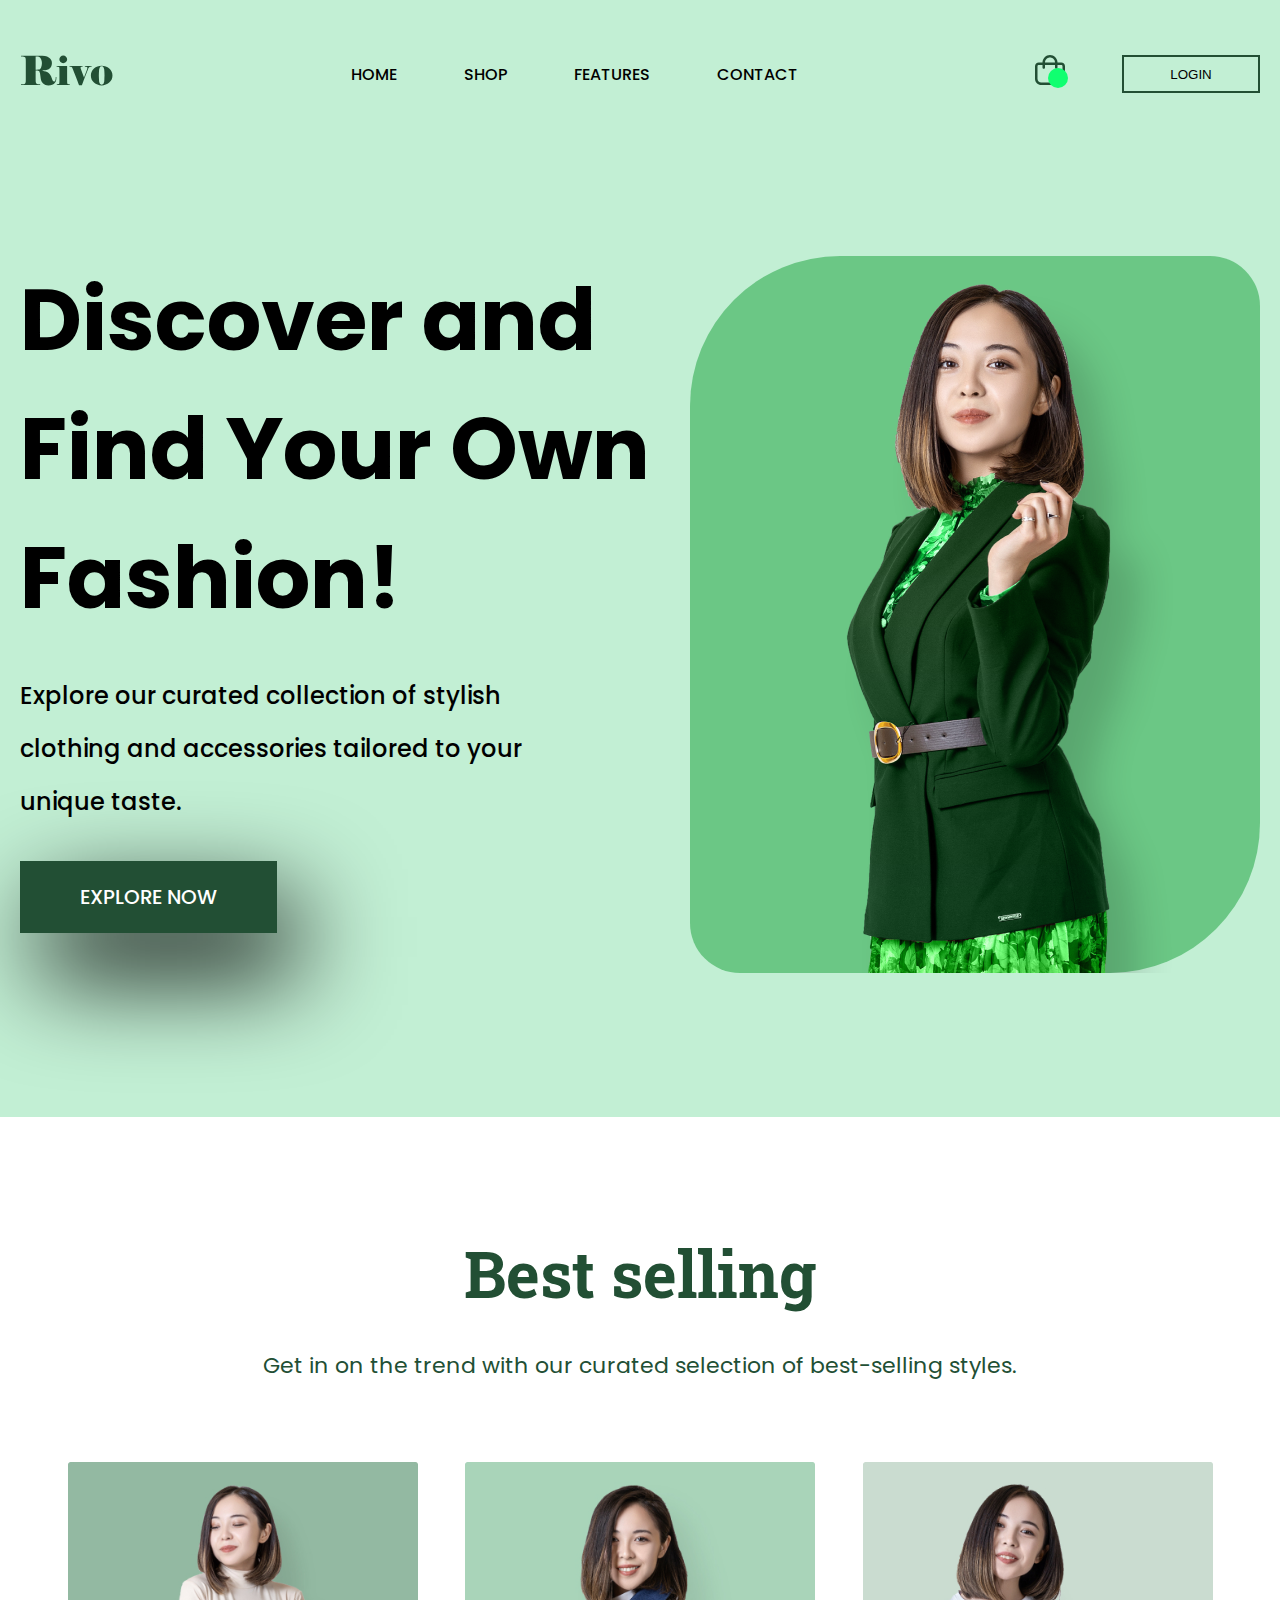
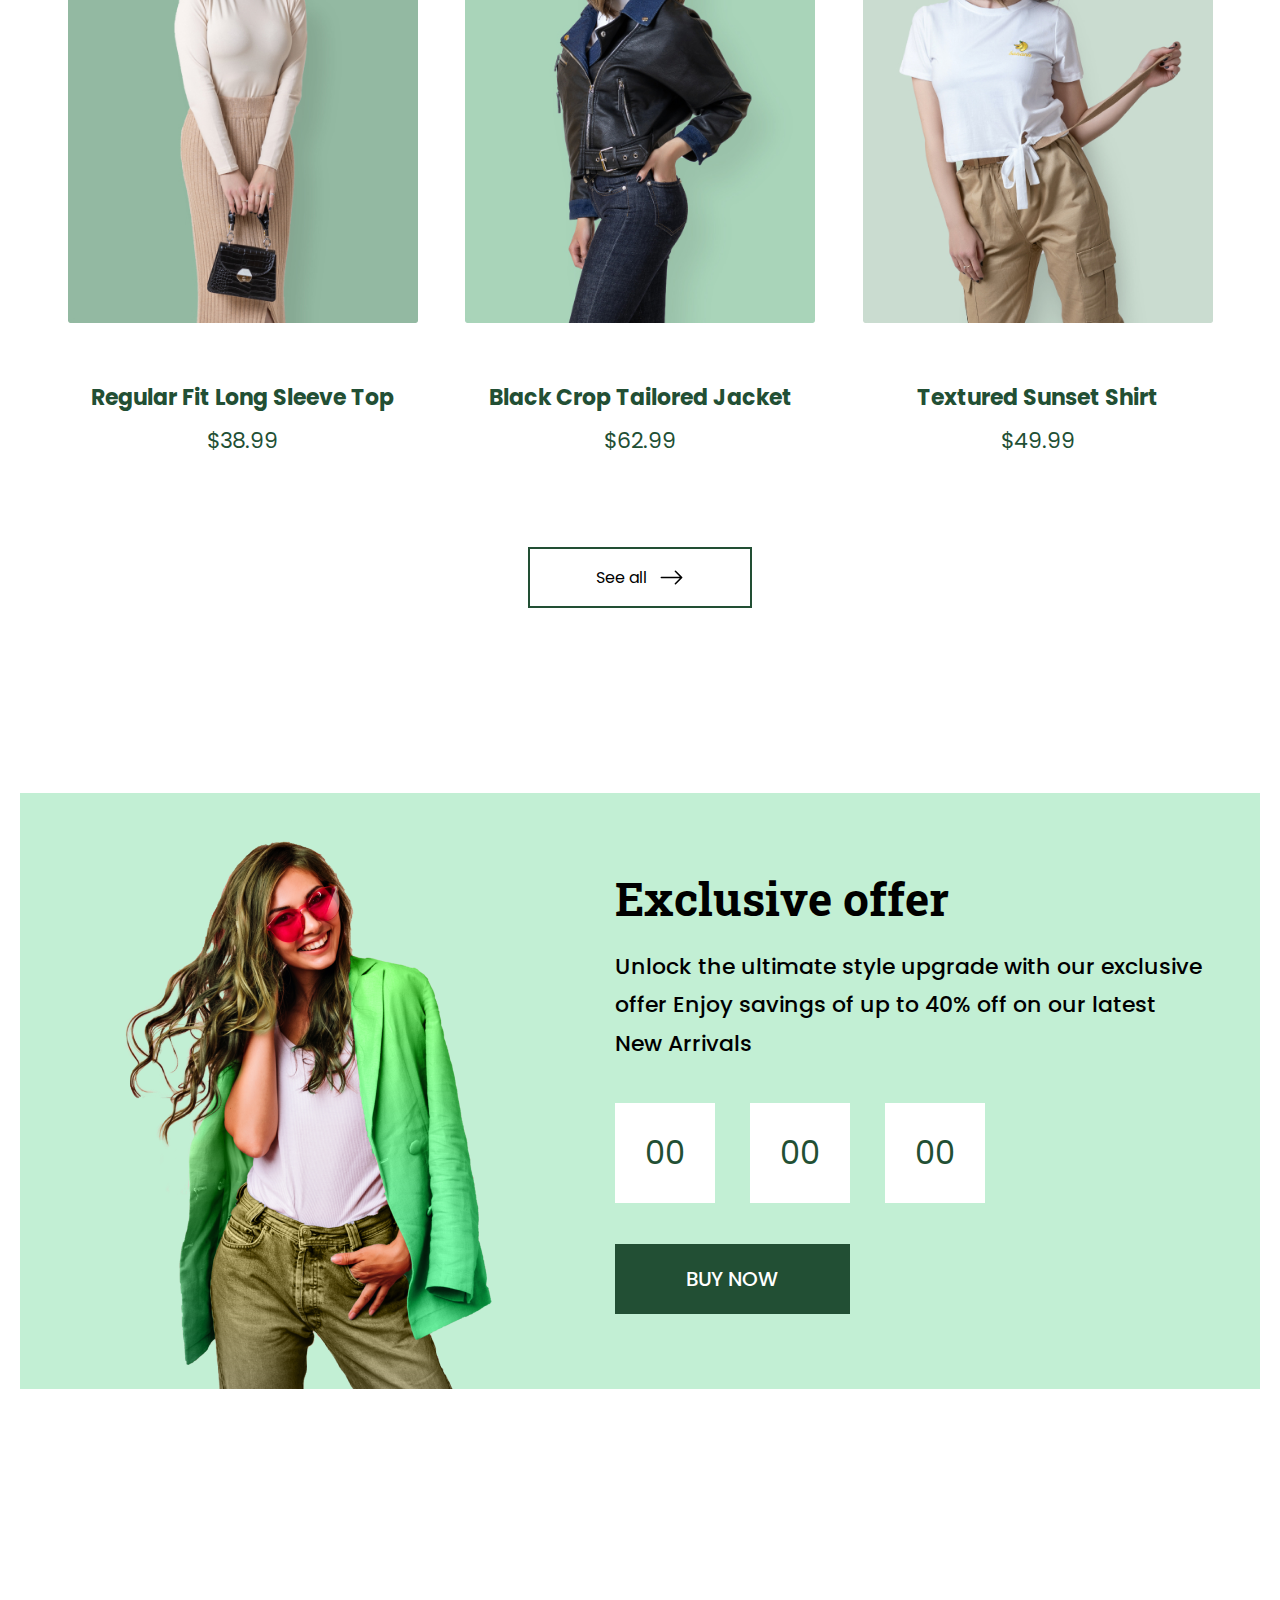
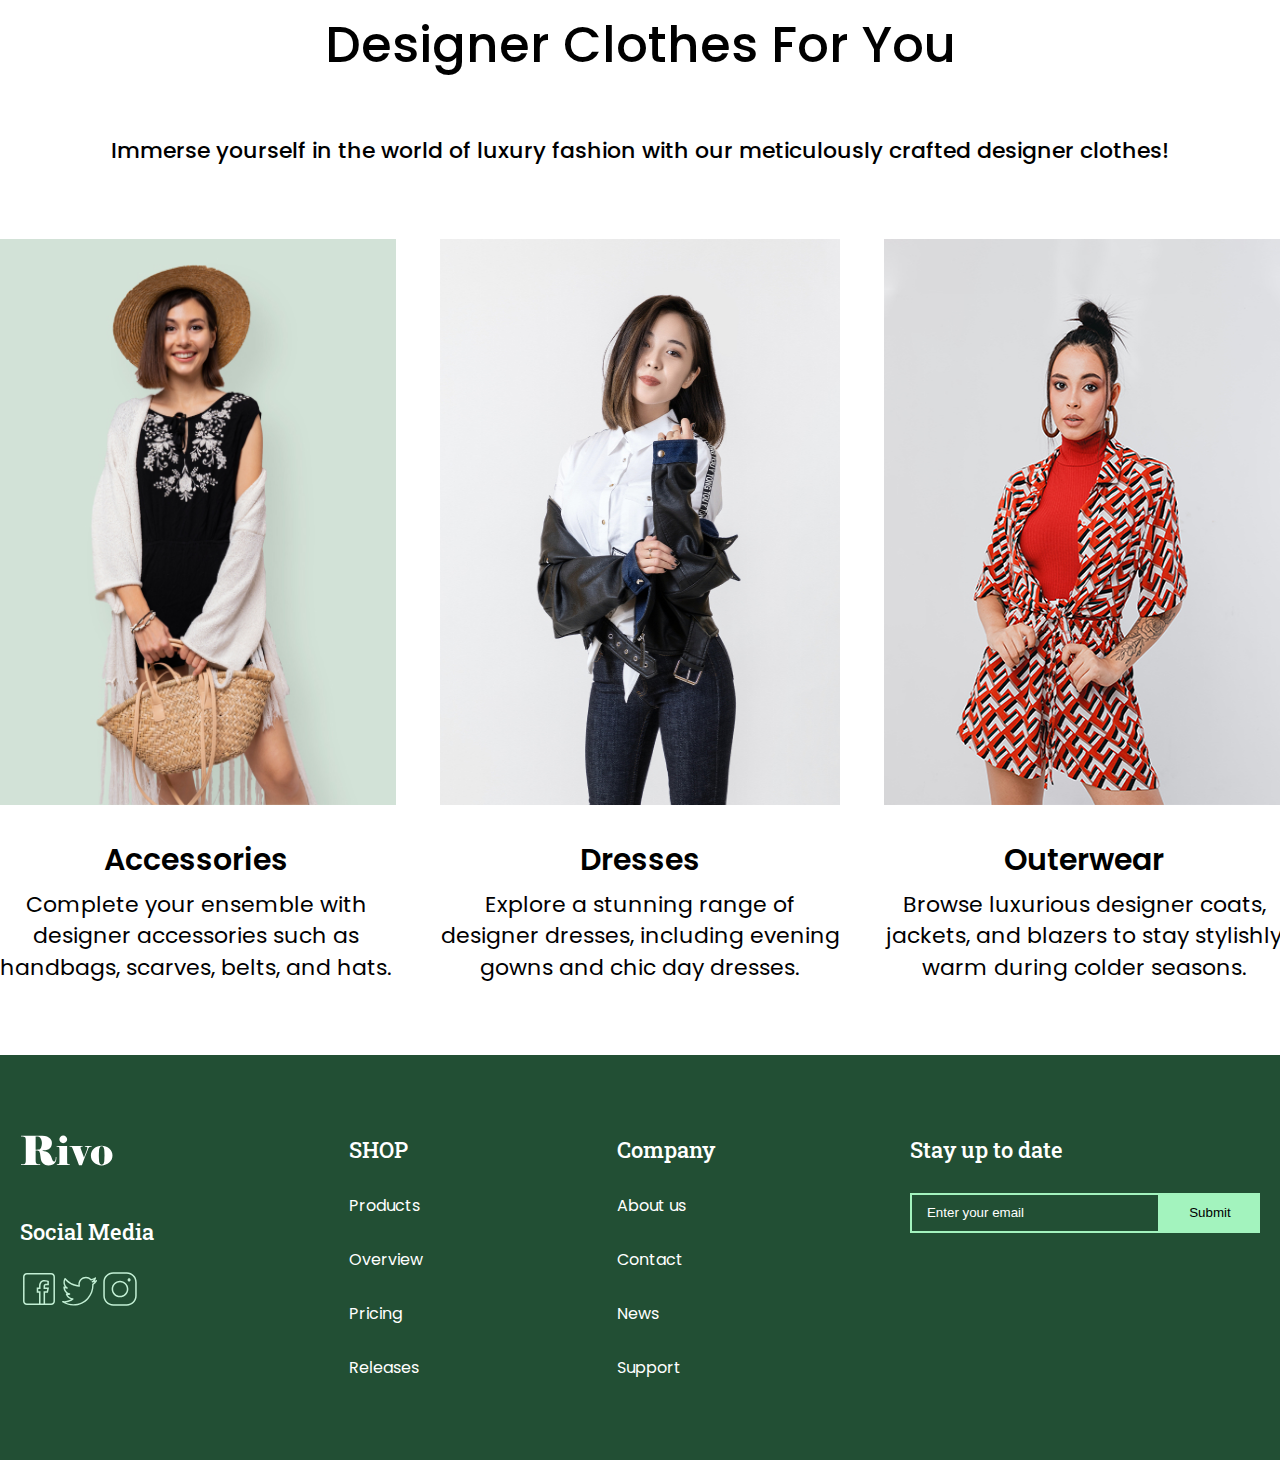
<file: index.html>
<!DOCTYPE html>
<html lang="en">
	<head>
		<meta charset="UTF-8" />
		<meta name="viewport" content="width=device-width, initial-scale=1.0" />
		<title>Rivo</title>

		<link rel="stylesheet" href="sass/style.css" />

		<script src="js/main.js" defer></script>
		<script src="js/ads.js" defer></script>
	</head>
	<body>
		<div class="wrapper">
			<div class="ads">
				<div class="ads__content">
					<div class="ads__content-header">
						<h1 class="ads__content-title">Exclusive!!!</h1>
						<svg
							xmlns="http://www.w3.org/2000/svg"
							width="16"
							height="16"
							fill="currentColor"
							class="bis bi-x-lg"
							viewBox="0 0 16 16"
						>
							<path
								d="M2.146 2.854a.5.5 0 1 1 .708-.708L8 7.293l5.146-5.147a.5.5 0 0 1 .708.708L8.707 8l5.147 5.146a.5.5 0 0 1-.708.708L8 8.707l-5.146 5.147a.5.5 0 0 1-.708-.708L7.293 8z"
							/>
						</svg>
					</div>
					<div class="ads__content-body">
						<h6 class="ads__content-body-title">Exclusive offer</h6>
						<p class="ads__content-body-text">
							Unlock the ultimate style upgrade with our exclusive offer Enjoy
							savings of up to 40% off on our latest New Arrivals
						</p>
						<div class="exclusiv__content-timer ads__content-body-timer">
							<div class="exclusiv__content-timer__items">
								<div class="exclusiv__content-timer-item timer__day">00</div>
								<div class="exclusiv__content-timer-item timer__hour">00</div>
								<div class="exclusiv__content-timer-item timer__minute">00</div>
							</div>
						</div>
					</div>
					<div class="ads__content-btns">
						<button class="ads__content-btns-well">Accept</button>
						<button class="ads__content-btns-deny">Deny</button>
					</div>
				</div>
			</div>

			<header class="header">
				<div class="container">
					<nav class="nav">
						<a href="#" class="nav__link-logo">
							<img src="img/logo.svg" alt="Logo" class="nav__link-img" />
						</a>

						<ul class="nav__list">
							<li class="nav__list-item">
								<a href="index.html" class="nav__list-link">Home</a>
							</li>
							<li class="nav__list-item">
								<a href="html/catalog.html" class="nav__list-link">Shop</a>
							</li>
							<li class="nav__list-item">
								<a href="#" class="nav__list-link">Features</a>
							</li>
							<li class="nav__list-item">
								<a href="#" class="nav__list-link">Contact</a>
							</li>
						</ul>

						<div class="nav__list-icon">
							<div class="nav__list-icon-group">
								<a href="" class="nav__list-icon-link">
									<img
										src="img/shop.svg"
										alt="Shop icon"
										class="nav__list-icon-img"
									/>
									<span class="elips"></span>
								</a>
							</div>
							<button class="nav__list-icon-btn">LOGIN</button>
						</div>
					</nav>
				</div>
			</header>

			<main class="main">
				<section class="top">
					<div class="container">
						<div class="top__content">
							<div class="top__content-text">
								<h1 class="top__content-text-title">
									Discover and Find Your Own Fashion!
								</h1>
								<p class="top__content-text-descriptions">
									Explore our curated collection of stylish clothing and
									accessories tailored to your unique taste.
								</p>
								<a href="#" class="top__content-text-link">Explore Now</a>
							</div>
							<div class="top__content-media">
								<img
									src="img/photo.png"
									alt=""
									class="top__content-media-img"
								/>
							</div>
						</div>
					</div>
				</section>

				<section class="seling">
					<div class="container">
						<h2 class="seling__title">Best selling</h2>
						<p class="seling__text">
							Get in on the trend with our curated selection of best-selling
							styles.
						</p>

						<ul class="seling__list">
							<li class="seling__list-item">
								<img src="img/seling1.jpg" alt="" class="seling__list-img" />
								<h3 class="seling__list-title">Regular Fit Long Sleeve Top</h3>
								<p class="seling__list-price">$38.99</p>
							</li>
							<li class="seling__list-item">
								<img src="img/seling2.jpg" alt="" class="seling__list-img" />
								<h3 class="seling__list-title">Black Crop Tailored Jacket</h3>
								<p class="seling__list-price">$62.99</p>
							</li>
							<li class="seling__list-item">
								<img src="img/seling3.jpg" alt="" class="seling__list-img" />
								<h3 class="seling__list-title">Textured Sunset Shirt</h3>
								<p class="seling__list-price">$49.99</p>
							</li>
						</ul>
						<a href="html/catalog.html" class="seling__link"
							>See all<svg
								xmlns="http://www.w3.org/2000/svg"
								width="25"
								height="25"
								fill="currentColor"
								class="bi bi-arrow-right"
								viewBox="0 0 16 16"
							>
								<path
									fill-rule="evenodd"
									d="M1 8a.5.5 0 0 1 .5-.5h11.793l-3.147-3.146a.5.5 0 0 1 .708-.708l4 4a.5.5 0 0 1 0 .708l-4 4a.5.5 0 0 1-.708-.708L13.293 8.5H1.5A.5.5 0 0 1 1 8"
								/></svg
						></a>
					</div>
				</section>

				<section class="exclusiv">
					<div class="container">
						<div class="exclusiv__group">
							<img src="img/exclusiv-photo.png" alt="" class="exclusiv__img" />

							<div class="exclusiv__content">
								<h2 class="exclusiv__content-title">Exclusive offer</h2>
								<p class="exclusiv__content-text">
									Unlock the ultimate style upgrade with our exclusive offer
									Enjoy savings of up to 40% off on our latest New Arrivals
								</p>
								<div class="exclusiv__content-timer">
									<div class="exclusiv__content-timer__items">
										<div class="exclusiv__content-timer-item timer__days">
											00
										</div>
										<div class="exclusiv__content-timer-item timer__hours">
											00
										</div>
										<div class="exclusiv__content-timer-item timer__minutes">
											00
										</div>
									</div>
								</div>
								<a href="html/catalog.html" class="exclusiv__content-link"
									>BUY NOW</a
								>
							</div>
						</div>
					</div>
				</section>

				<section class="designer">
					<div class="container">
						<h4 class="designer__title">Designer Clothes For You</h4>
						<p class="designer__text">
							Immerse yourself in the world of luxury fashion with our
							meticulously crafted designer clothes!
						</p>

						<ul class="designer__list">
							<li class="designer__list-item">
								<img
									src="img/designer1.jpg"
									alt=""
									class="designer__list-img"
								/>
								<h5 class="designer__list-title">Accessories</h5>
								<p class="designer__list-text">
									Complete your ensemble with designer accessories such as
									handbags, scarves, belts, and hats.
								</p>
							</li>
							<li class="designer__list-item">
								<img
									src="img/designer2.jpg"
									alt=""
									class="designer__list-img"
								/>
								<h5 class="designer__list-title">Dresses</h5>
								<p class="designer__list-text">
									Explore a stunning range of designer dresses, including
									evening gowns and chic day dresses.
								</p>
							</li>
							<li class="designer__list-item">
								<img
									src="img/designer3.jpg"
									alt=""
									class="designer__list-img"
								/>
								<h5 class="designer__list-title">Outerwear</h5>
								<p class="designer__list-text">
									Browse luxurious designer coats, jackets, and blazers to stay
									stylishly warm during colder seasons.
								</p>
							</li>
						</ul>
					</div>
				</section>
			</main>

			<footer class="footer">
				<div class="container">
					<div class="footer__groups">
						<div class="footer__social-media">
							<a href="#" class="footer__link-logo">
								<svg
									class="footer__link-img"
									width="93"
									height="31"
									viewBox="0 0 93 31"
									fill="inherit"
									xmlns="http://www.w3.org/2000/svg"
								>
									<path
										d="M15.64 15.44V24.8L15.72 26.64C15.8 27.4933 16.0133 28.1067 16.36 28.48C16.7067 28.8533 17.2933 29.0933 18.12 29.2L20.16 29.36V30H0.96V29.36H2.2C2.78667 29.28 3.34667 29.2133 3.88 29.16C4.41333 29.08 4.82667 28.88 5.12 28.56C5.44 28.2133 5.64 27.6133 5.72 26.76L5.8 24.92V5.96L5.72 4.12C5.64 3.26667 5.44 2.66667 5.12 2.32C4.8 1.97333 4.34667 1.76 3.76 1.68C3.17333 1.6 2.66667 1.56 2.24 1.56C1.81333 1.53333 1.41333 1.50667 1.04 1.48V0.839999L18.92 0.799999C21.4 0.799999 23.4133 0.906665 24.96 1.12C26.5067 1.33333 27.76 1.76 28.72 2.4C29.7067 3.04 30.48 3.84 31.04 4.8C31.6267 5.73333 31.92 6.82667 31.92 8.08C31.92 9.01333 31.7467 9.94667 31.4 10.88C31.08 11.8133 30.5733 12.6133 29.88 13.28C29.1867 13.9467 28.32 14.4667 27.28 14.84C26.2667 15.2133 24.64 15.4 22.4 15.4V15.68C23.76 15.9733 24.8933 16.2533 25.8 16.52C26.7333 16.7867 27.5733 17.1733 28.32 17.68C29.0667 18.1867 29.7333 18.9467 30.32 19.96C30.9333 20.9467 31.4267 22.04 31.8 23.24C32.1733 24.4133 32.5067 25.2533 32.8 25.76C33.0933 26.24 33.5067 26.48 34.04 26.48C34.7333 26.48 35.1867 26.04 35.4 25.16C35.64 24.2533 35.76 23.2267 35.76 22.08H36.4C36.4 23.3867 36.32 24.4267 36.16 25.2C36 25.9733 35.6 26.7867 34.96 27.64C34.32 28.4667 33.4 29.1467 32.2 29.68C31.0267 30.1867 29.7467 30.44 28.36 30.44C26.2 30.44 24.4667 29.8267 23.16 28.6C21.88 27.3467 21.08 25.72 20.76 23.72C20.4667 21.6933 20.2267 19.9867 20.04 18.6C19.7467 17.0533 19.36 16.16 18.88 15.92C18.4 15.6533 17.88 15.5067 17.32 15.48C16.76 15.4533 16.2 15.44 15.64 15.44ZM18.84 14.6C19.8533 14.44 20.6133 13.7067 21.12 12.4C21.6533 11.0933 21.92 9.64 21.92 8.04C21.92 6.73333 21.6533 5.45333 21.12 4.2C20.5867 2.92 19.9467 2.17333 19.2 1.96C18.4533 1.74666 17.7867 1.62666 17.2 1.6C16.6133 1.57333 16.0933 1.54667 15.64 1.52V14.72H17C17.7467 14.72 18.36 14.68 18.84 14.6ZM49.7644 30H36.8044V29.36L37.7644 29.32C38.5377 29.24 39.0044 29.0533 39.1644 28.76C39.3244 28.4667 39.4044 27.8267 39.4044 26.84L39.4444 25V15.44L39.4044 13.8C39.351 13.16 39.271 12.68 39.1644 12.36C39.0577 12.04 38.5777 11.84 37.7244 11.76L36.6444 11.68V11.04H47.1244V25L47.1644 26.84C47.1644 27.8 47.2444 28.44 47.4044 28.76C47.5644 29.0533 48.031 29.24 48.8044 29.32L49.7644 29.36V30ZM39.3644 4.36C39.3644 3.32 39.7377 2.44 40.4844 1.72C41.2577 0.973333 42.1777 0.599999 43.2444 0.599999C44.3377 0.599999 45.2577 0.96 46.0044 1.68C46.7777 2.37333 47.1644 3.26667 47.1644 4.36C47.1644 5.42667 46.7777 6.33333 46.0044 7.08C45.2577 7.8 44.3377 8.16 43.2444 8.16C42.1777 8.16 41.2577 7.8 40.4844 7.08C39.7377 6.33333 39.3644 5.42667 39.3644 4.36ZM62.5581 11.68C62.3981 11.68 62.2381 11.6933 62.0781 11.72C61.9181 11.72 61.6248 11.76 61.1981 11.84C60.7981 11.8933 60.5981 12.2 60.5981 12.76C60.5981 13.0533 60.6248 13.3067 60.6781 13.52C60.7315 13.7333 60.8248 14 60.9581 14.32L63.9981 22.4L66.8381 15.04C67.1581 14.1067 67.3181 13.3733 67.3181 12.84C67.3181 12.4667 67.2248 12.2133 67.0381 12.08C66.8515 11.9467 66.5581 11.84 66.1581 11.76L64.8781 11.68V11.04H71.5581V11.68L70.0781 11.84C69.6515 11.92 69.2648 12.1733 68.9181 12.6C68.5715 13 68.2115 13.68 67.8381 14.64C67.4648 15.5733 66.7315 17.44 65.6381 20.24C64.5715 23.04 63.7581 25.1733 63.1981 26.64C62.6381 28.1067 62.1981 29.28 61.8781 30.16H59.0381C58.5848 29.0133 58.0248 27.5733 57.3581 25.84C56.6915 24.08 55.8515 21.9067 54.8381 19.32C53.8248 16.7067 53.1315 14.9467 52.7581 14.04C52.3848 13.1333 52.1048 12.56 51.9181 12.32C51.7581 12.0533 51.5048 11.8933 51.1581 11.84C50.8115 11.76 50.4915 11.72 50.1981 11.72C49.9048 11.6933 49.6915 11.68 49.5581 11.68V11.04H62.5581V11.68ZM92.4734 20.52C92.4734 23.3467 91.3934 25.7067 89.2334 27.6C87.1001 29.4667 84.5801 30.4 81.6734 30.4C78.6068 30.4 76.0334 29.4667 73.9534 27.6C71.9001 25.7067 70.8734 23.3467 70.8734 20.52C70.8734 17.6933 71.9134 15.3467 73.9934 13.48C76.1001 11.5867 78.6601 10.64 81.6734 10.64C84.6334 10.64 87.1668 11.5733 89.2734 13.44C91.4068 15.3067 92.4734 17.6667 92.4734 20.52ZM84.5134 20.48C84.5134 20.1067 84.4868 19.36 84.4334 18.24C84.3801 17.12 84.3534 16.4533 84.3534 16.24C84.3534 14.8 84.1268 13.6133 83.6734 12.68C83.2468 11.7467 82.5668 11.28 81.6334 11.28C80.7801 11.28 80.1268 11.7733 79.6734 12.76C79.2201 13.72 78.9934 14.88 78.9934 16.24C78.9934 16.7467 78.9668 17.3733 78.9134 18.12C78.8868 18.84 78.8601 19.6267 78.8334 20.48C78.8334 20.8533 78.8601 21.6267 78.9134 22.8C78.9668 23.9467 78.9934 24.6133 78.9934 24.8C78.9934 26.24 79.2068 27.4267 79.6334 28.36C80.0868 29.2933 80.7668 29.76 81.6734 29.76C82.5534 29.76 83.2201 29.28 83.6734 28.32C84.1268 27.36 84.3534 26.1867 84.3534 24.8C84.3534 24.2667 84.3668 23.64 84.3934 22.92C84.4201 22.1733 84.4601 21.36 84.5134 20.48Z"
										fill="inherit"
									/>
								</svg>
							</a>
							<h6 class="footer__title">Social Media</h6>

							<a href="#" class="footer__social-media-link">
								<img src="img/fb.svg" alt="" class="footer__social-media-svg" />
							</a>
							<a href="#" class="footer__social-media-link">
								<img
									src="img/twiter.svg"
									alt=""
									class="footer__social-media-svg"
								/>
							</a>
							<a href="#" class="footer__social-media-link">
								<img
									src="img/insta.svg"
									alt=""
									class="footer__social-media-svg"
								/>
							</a>
						</div>

						<ul class="footer__list">
							<li class="footer__list-item">
								<h5 class="footer__list-title">SHOP</h5>
							</li>
							<li class="footer__list-item">
								<a href="#" class="footer__list-link">Products</a>
							</li>
							<li class="footer__list-item">
								<a href="#" class="footer__list-link">Overview</a>
							</li>
							<li class="footer__list-item">
								<a href="#" class="footer__list-link">Pricing</a>
							</li>
							<li class="footer__list-item">
								<a href="#" class="footer__list-link">Releases</a>
							</li>
						</ul>

						<ul class="footer__list">
							<li class="footer__list-item">
								<h5 class="footer__list-title">Company</h5>
							</li>
							<li class="footer__list-item">
								<a href="#" class="footer__list-link">About us</a>
							</li>
							<li class="footer__list-item">
								<a href="#" class="footer__list-link">Contact</a>
							</li>
							<li class="footer__list-item">
								<a href="#" class="footer__list-link">News</a>
							</li>
							<li class="footer__list-item">
								<a href="#" class="footer__list-link">Support</a>
							</li>
						</ul>

						<ul class="footer__list">
							<li class="footer__list-item">
								<h5 class="footer__list-title">Stay up to date</h5>
							</li>
							<li class="footer__list-item ss">
								<input
									type="search"
									class="footer__list-input"
									placeholder="Enter your email"
								/>
								<button class="footer__list-btn" type="submit">Submit</button>
							</li>
						</ul>
					</div>
				</div>
			</footer>
		</div>
	</body>
</html>
</file>
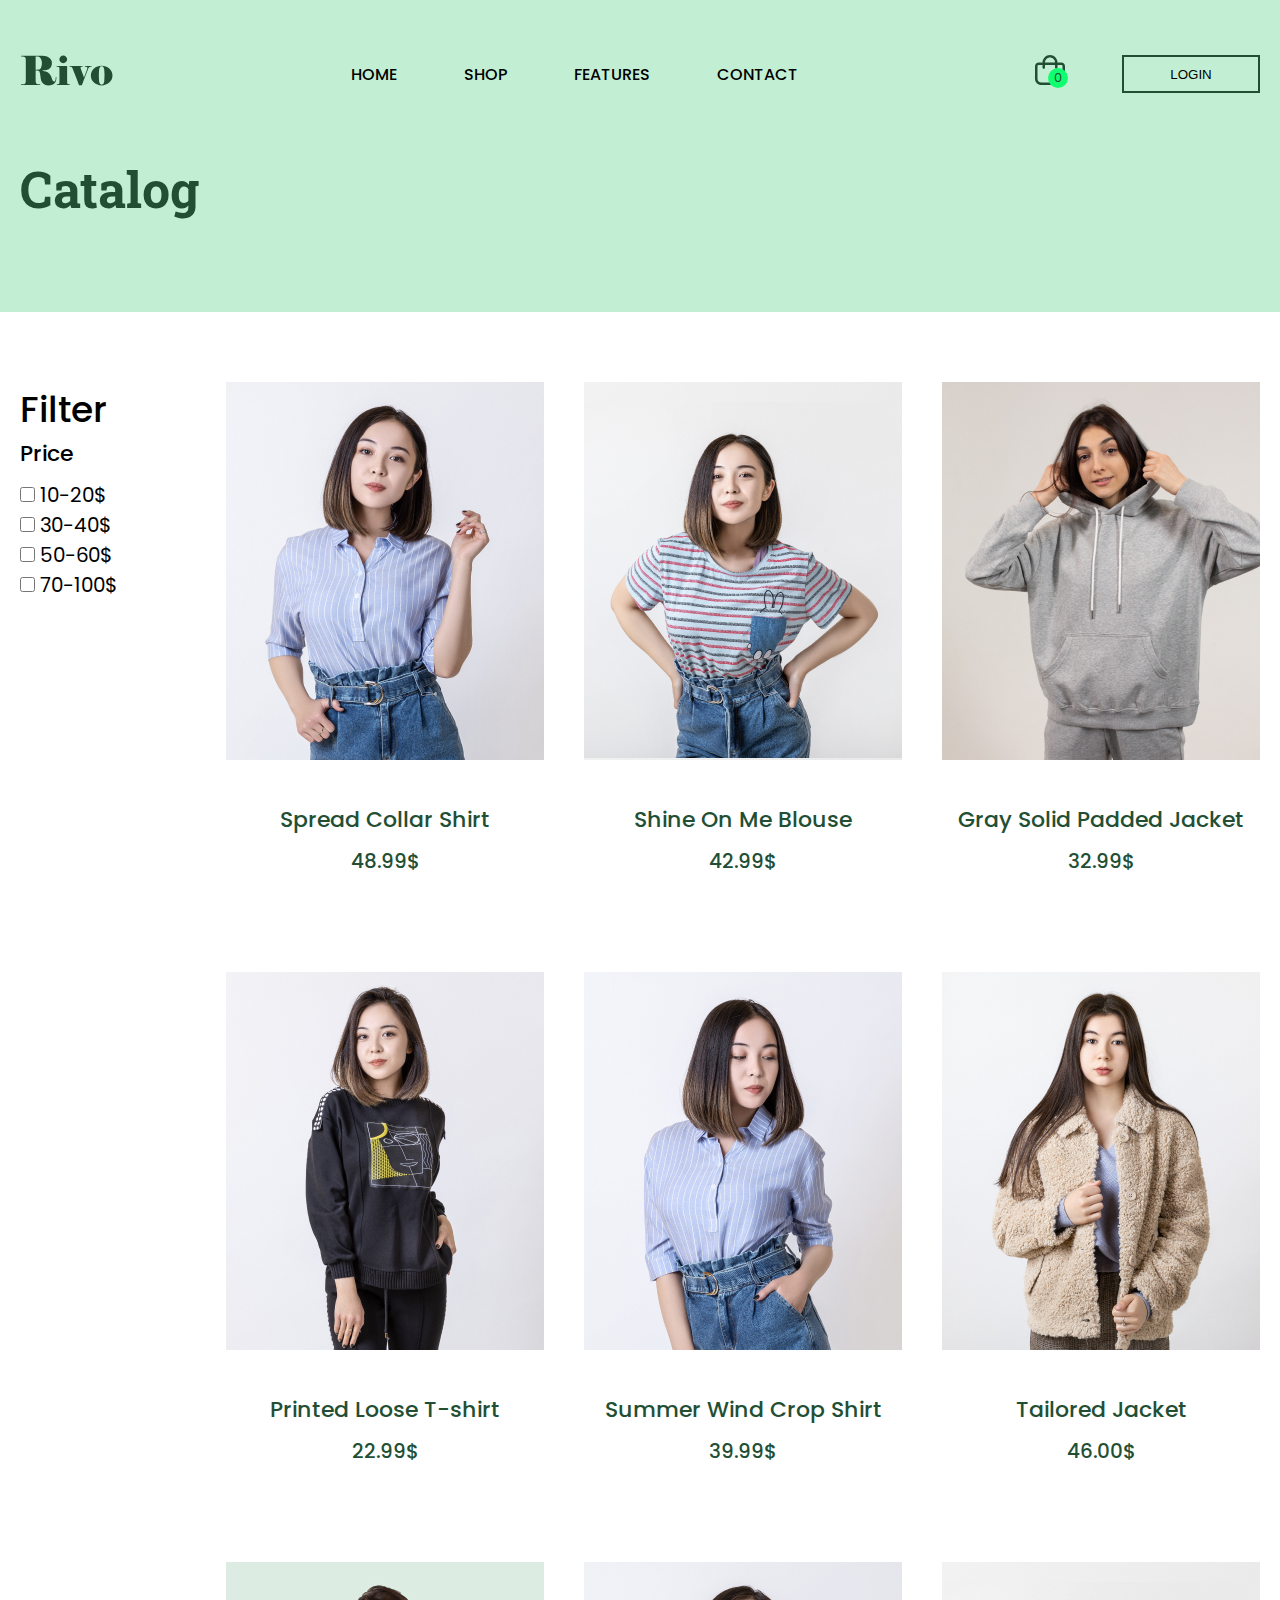
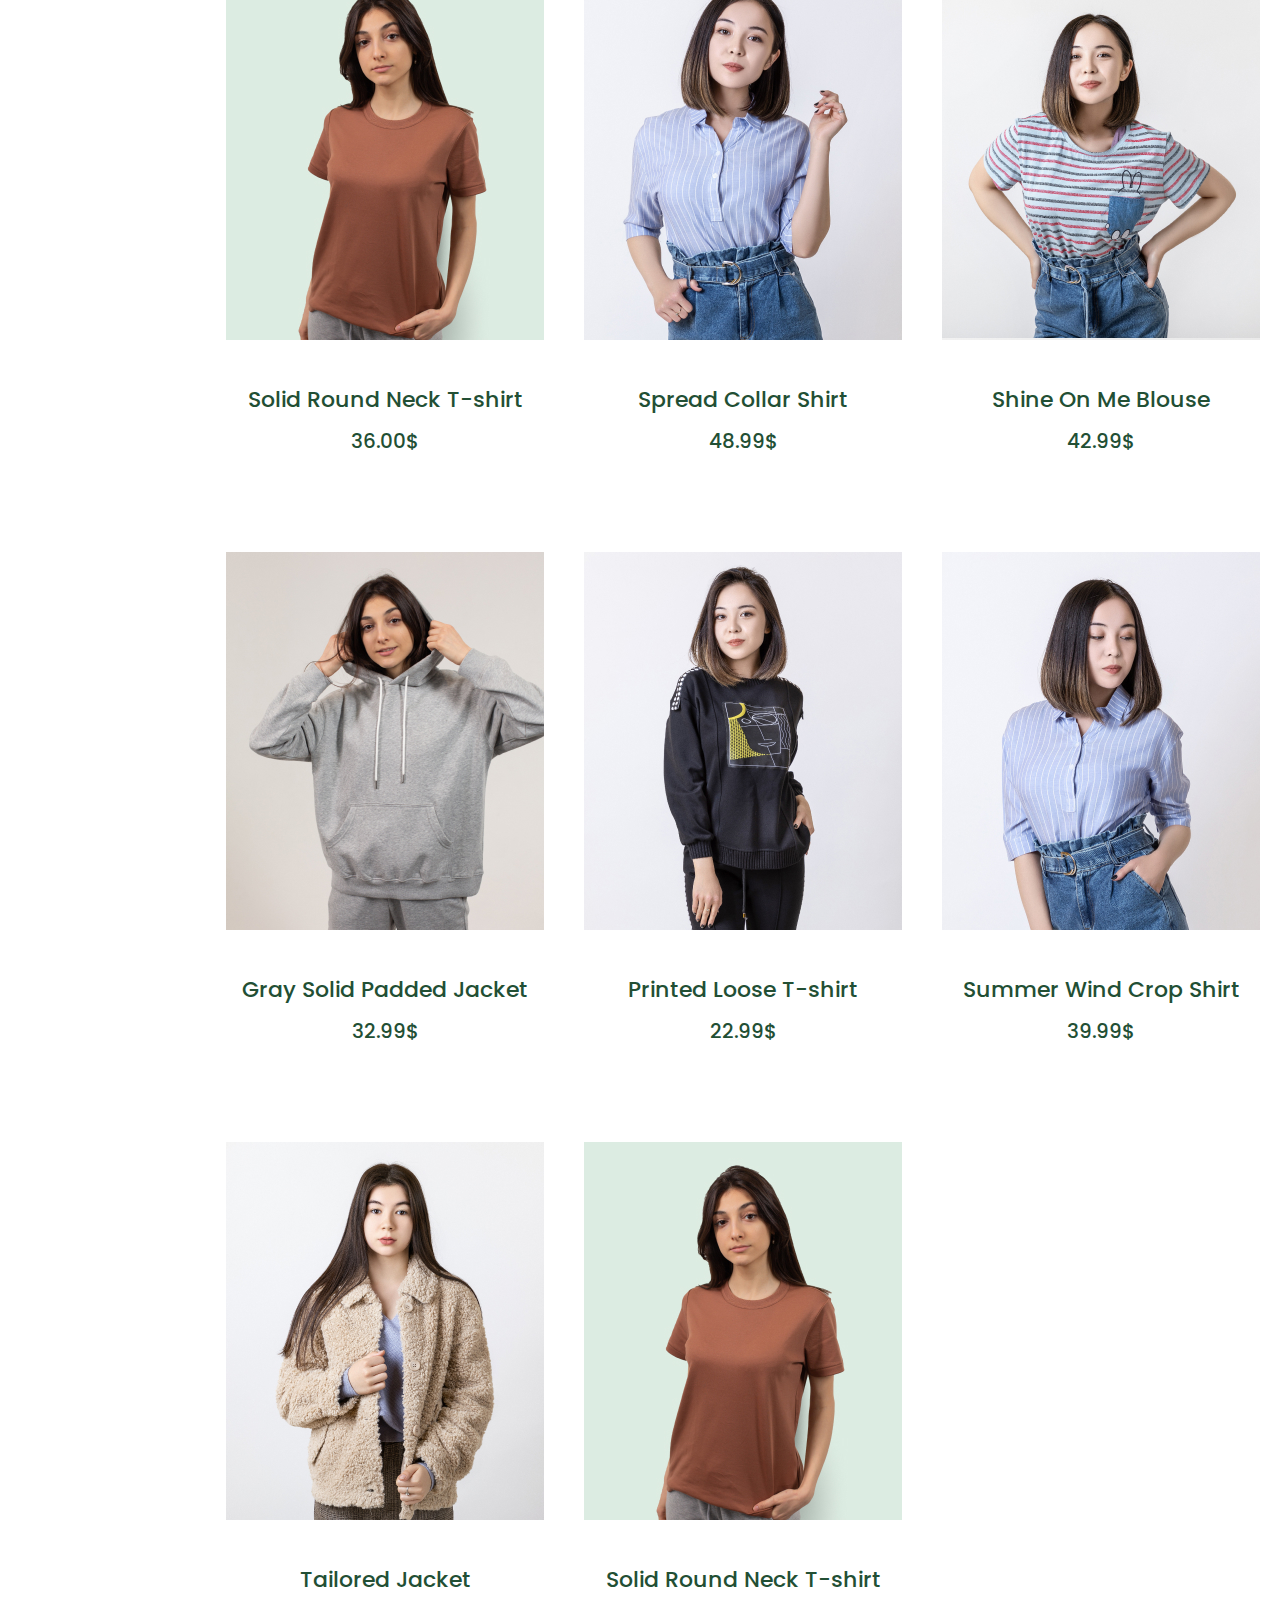
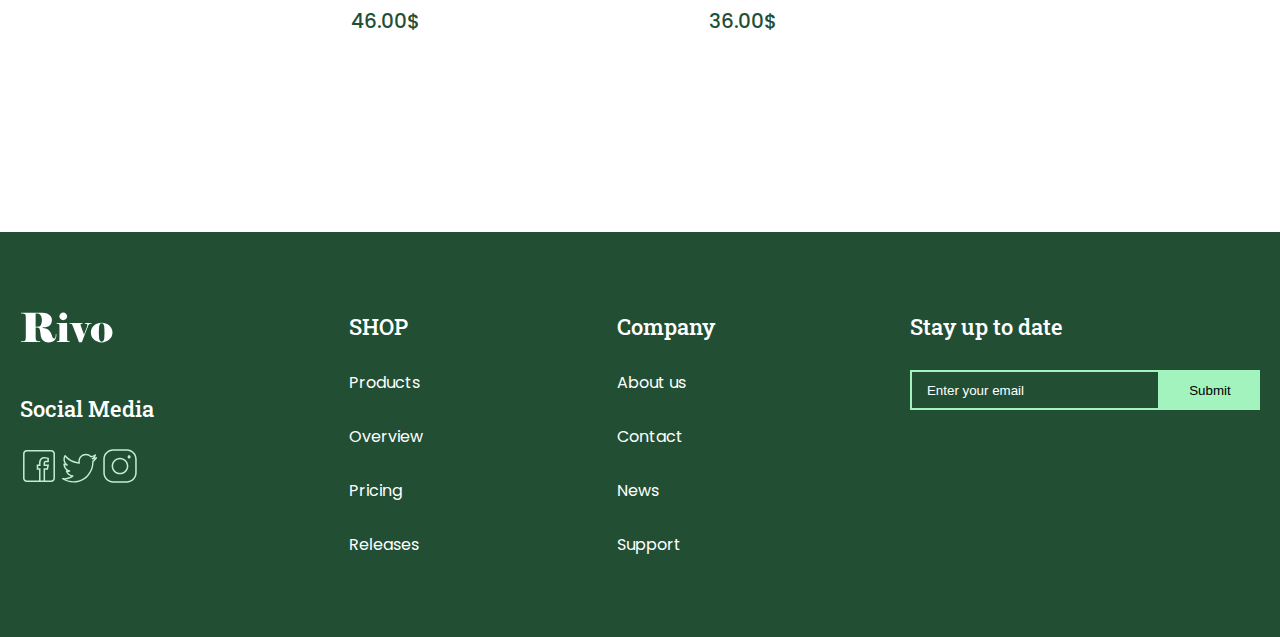
<file: html/catalog.html>
<!DOCTYPE html>
<html lang="en">
	<head>
		<meta charset="UTF-8" />
		<meta name="viewport" content="width=device-width, initial-scale=1.0" />
		<title>Catalog</title>

		<link rel="stylesheet" href="../sass/style.css" />

		<script src="../js/product.js" defer></script>
		<script src="../js/ads.js" defer></script>
		<script src="../js/main.js" defer></script>
	</head>
	<body>
		<div class="wrapper">
			<div class="ads">
				<div class="ads__content">
					<div class="ads__content-header">
						<h1 class="ads__content-title">Exclusive!!!</h1>
						<svg
							xmlns="http://www.w3.org/2000/svg"
							width="16"
							height="16"
							fill="currentColor"
							class="bis bi-x-lg"
							viewBox="0 0 16 16"
						>
							<path
								d="M2.146 2.854a.5.5 0 1 1 .708-.708L8 7.293l5.146-5.147a.5.5 0 0 1 .708.708L8.707 8l5.147 5.146a.5.5 0 0 1-.708.708L8 8.707l-5.146 5.147a.5.5 0 0 1-.708-.708L7.293 8z"
							/>
						</svg>
					</div>
					<div class="ads__content-body">
						<h6 class="ads__content-body-title">Exclusive offer</h6>
						<p class="ads__content-body-text">
							Unlock the ultimate style upgrade with our exclusive offer Enjoy
							savings of up to 40% off on our latest New Arrivals
						</p>
						<div class="exclusiv__content-timer ads__content-body-timer">
							<div class="exclusiv__content-timer__items">
								<div class="exclusiv__content-timer-item timer__dayss">00</div>
								<div class="exclusiv__content-timer-item timer__hourss">00</div>
								<div class="exclusiv__content-timer-item timer__minutess">
									00
								</div>
							</div>
						</div>
					</div>
					<div class="ads__content-btns">
						<button class="ads__content-btns-well">Accept</button>
						<button class="ads__content-btns-deny">Deny</button>
					</div>
				</div>
			</div>
			<header class="header">
				<div class="container">
					<nav class="nav">
						<a href="#" class="nav__link-logo">
							<img src="../img/logo.svg" alt="Logo" class="nav__link-img" />
						</a>

						<ul class="nav__list">
							<li class="nav__list-item">
								<a href="../index.html" class="nav__list-link">Home</a>
							</li>
							<li class="nav__list-item">
								<a href="catalog.html" class="nav__list-link">Shop</a>
							</li>
							<li class="nav__list-item">
								<a href="#" class="nav__list-link">Features</a>
							</li>
							<li class="nav__list-item">
								<a href="#" class="nav__list-link">Contact</a>
							</li>
						</ul>

						<div class="nav__list-icon">
							<div class="nav__list-icon-group">
								<img
									src="../img/shop.svg"
									alt="Shop icon"
									class="nav__list-icon-img"
								/>
								<span class="elips">0</span>
							</div>
							<button class="nav__list-icon-btn">LOGIN</button>
						</div>
					</nav>
				</div>
			</header>

			<main class="main">
				<div class="basketOpen">
					<header class="basket__header">
						<nav class="basket__header-nav">
							<img src="../img/logo.svg" alt="Logo" class="nav__link-img" />
							<svg
								xmlns="http://www.w3.org/2000/svg"
								width="16"
								height="16"
								fill="currentColor"
								class="bi bi-x basketClose"
								viewBox="0 0 16 16"
							>
								<path
									d="M4.646 4.646a.5.5 0 0 1 .708 0L8 7.293l2.646-2.647a.5.5 0 0 1 .708.708L8.707 8l2.647 2.646a.5.5 0 0 1-.708.708L8 8.707l-2.646 2.647a.5.5 0 0 1-.708-.708L7.293 8 4.646 5.354a.5.5 0 0 1 0-.708"
								/>
							</svg>
						</nav>
					</header>
					<div class="basket__body">
						<ul class="basket__body-cards">
							<li class="basket__bode-card-item"></li>
						</ul>
					</div>
					<div class="basket__footer"></div>
				</div>
				<section class="top top-catalog">
					<div class="container">
						<h2 class="top-catalog__title">Сatalog</h2>
					</div>
				</section>

				<section class="products">
					<div class="container">
						<div class="products-groups">
							<div class="products-groups-filters">
								<h3 class="products-groups-title">Filter</h3>
								<ul class="products-list">
									<li class="products-list-item">
										<h4 class="products-list-item-title">Price</h4>
									</li>
									<li class="products-list-item">
										<input
											type="checkbox"
											class="products-list-inp"
											id="10-20"
											data-id="price1"
										/>
										<label for="10-20" class="products-list-label"
											>10-20$</label
										>
									</li>
									<li class="products-list-item">
										<input
											type="checkbox"
											class="products-list-inp"
											id="30-40"
											data-id="price2"
										/>
										<label for="30-40" class="products-list-label"
											>30-40$</label
										>
									</li>
									<li class="products-list-item">
										<input
											type="checkbox"
											class="products-list-inp"
											id="50-60"
											data-id="price3"
										/>
										<label for="50-60" class="products-list-label"
											>50-60$</label
										>
									</li>
									<li class="products-list-item">
										<input
											type="checkbox"
											class="products-list-inp"
											id="70-100"
											data-id="price4"
										/>
										<label for="70-100" class="products-list-label"
											>70-100$</label
										>
									</li>
								</ul>
							</div>
							<div class="products__cart">
								<!-- <div class="products__cart-item">
									<img
										src="../img/product1.jpg"
										alt=""
										class="products__cart-img"
									/>
									<h4 class="products__cart-title">Spread Collar Shirt</h4>
									<p class="products__cart-price">$48.99</p>
									<div class="products__cart-item-show">
										<button class="products__cart-btn">Buy</button>
									</div>
								</div> -->
							</div>
						</div>
					</div>
				</section>
			</main>

			<footer class="footer">
				<div class="container">
					<div class="footer__groups">
						<div class="footer__social-media">
							<a href="#" class="footer__link-logo">
								<svg
									class="footer__link-img"
									width="93"
									height="31"
									viewBox="0 0 93 31"
									fill="inherit"
									xmlns="http://www.w3.org/2000/svg"
								>
									<path
										d="M15.64 15.44V24.8L15.72 26.64C15.8 27.4933 16.0133 28.1067 16.36 28.48C16.7067 28.8533 17.2933 29.0933 18.12 29.2L20.16 29.36V30H0.96V29.36H2.2C2.78667 29.28 3.34667 29.2133 3.88 29.16C4.41333 29.08 4.82667 28.88 5.12 28.56C5.44 28.2133 5.64 27.6133 5.72 26.76L5.8 24.92V5.96L5.72 4.12C5.64 3.26667 5.44 2.66667 5.12 2.32C4.8 1.97333 4.34667 1.76 3.76 1.68C3.17333 1.6 2.66667 1.56 2.24 1.56C1.81333 1.53333 1.41333 1.50667 1.04 1.48V0.839999L18.92 0.799999C21.4 0.799999 23.4133 0.906665 24.96 1.12C26.5067 1.33333 27.76 1.76 28.72 2.4C29.7067 3.04 30.48 3.84 31.04 4.8C31.6267 5.73333 31.92 6.82667 31.92 8.08C31.92 9.01333 31.7467 9.94667 31.4 10.88C31.08 11.8133 30.5733 12.6133 29.88 13.28C29.1867 13.9467 28.32 14.4667 27.28 14.84C26.2667 15.2133 24.64 15.4 22.4 15.4V15.68C23.76 15.9733 24.8933 16.2533 25.8 16.52C26.7333 16.7867 27.5733 17.1733 28.32 17.68C29.0667 18.1867 29.7333 18.9467 30.32 19.96C30.9333 20.9467 31.4267 22.04 31.8 23.24C32.1733 24.4133 32.5067 25.2533 32.8 25.76C33.0933 26.24 33.5067 26.48 34.04 26.48C34.7333 26.48 35.1867 26.04 35.4 25.16C35.64 24.2533 35.76 23.2267 35.76 22.08H36.4C36.4 23.3867 36.32 24.4267 36.16 25.2C36 25.9733 35.6 26.7867 34.96 27.64C34.32 28.4667 33.4 29.1467 32.2 29.68C31.0267 30.1867 29.7467 30.44 28.36 30.44C26.2 30.44 24.4667 29.8267 23.16 28.6C21.88 27.3467 21.08 25.72 20.76 23.72C20.4667 21.6933 20.2267 19.9867 20.04 18.6C19.7467 17.0533 19.36 16.16 18.88 15.92C18.4 15.6533 17.88 15.5067 17.32 15.48C16.76 15.4533 16.2 15.44 15.64 15.44ZM18.84 14.6C19.8533 14.44 20.6133 13.7067 21.12 12.4C21.6533 11.0933 21.92 9.64 21.92 8.04C21.92 6.73333 21.6533 5.45333 21.12 4.2C20.5867 2.92 19.9467 2.17333 19.2 1.96C18.4533 1.74666 17.7867 1.62666 17.2 1.6C16.6133 1.57333 16.0933 1.54667 15.64 1.52V14.72H17C17.7467 14.72 18.36 14.68 18.84 14.6ZM49.7644 30H36.8044V29.36L37.7644 29.32C38.5377 29.24 39.0044 29.0533 39.1644 28.76C39.3244 28.4667 39.4044 27.8267 39.4044 26.84L39.4444 25V15.44L39.4044 13.8C39.351 13.16 39.271 12.68 39.1644 12.36C39.0577 12.04 38.5777 11.84 37.7244 11.76L36.6444 11.68V11.04H47.1244V25L47.1644 26.84C47.1644 27.8 47.2444 28.44 47.4044 28.76C47.5644 29.0533 48.031 29.24 48.8044 29.32L49.7644 29.36V30ZM39.3644 4.36C39.3644 3.32 39.7377 2.44 40.4844 1.72C41.2577 0.973333 42.1777 0.599999 43.2444 0.599999C44.3377 0.599999 45.2577 0.96 46.0044 1.68C46.7777 2.37333 47.1644 3.26667 47.1644 4.36C47.1644 5.42667 46.7777 6.33333 46.0044 7.08C45.2577 7.8 44.3377 8.16 43.2444 8.16C42.1777 8.16 41.2577 7.8 40.4844 7.08C39.7377 6.33333 39.3644 5.42667 39.3644 4.36ZM62.5581 11.68C62.3981 11.68 62.2381 11.6933 62.0781 11.72C61.9181 11.72 61.6248 11.76 61.1981 11.84C60.7981 11.8933 60.5981 12.2 60.5981 12.76C60.5981 13.0533 60.6248 13.3067 60.6781 13.52C60.7315 13.7333 60.8248 14 60.9581 14.32L63.9981 22.4L66.8381 15.04C67.1581 14.1067 67.3181 13.3733 67.3181 12.84C67.3181 12.4667 67.2248 12.2133 67.0381 12.08C66.8515 11.9467 66.5581 11.84 66.1581 11.76L64.8781 11.68V11.04H71.5581V11.68L70.0781 11.84C69.6515 11.92 69.2648 12.1733 68.9181 12.6C68.5715 13 68.2115 13.68 67.8381 14.64C67.4648 15.5733 66.7315 17.44 65.6381 20.24C64.5715 23.04 63.7581 25.1733 63.1981 26.64C62.6381 28.1067 62.1981 29.28 61.8781 30.16H59.0381C58.5848 29.0133 58.0248 27.5733 57.3581 25.84C56.6915 24.08 55.8515 21.9067 54.8381 19.32C53.8248 16.7067 53.1315 14.9467 52.7581 14.04C52.3848 13.1333 52.1048 12.56 51.9181 12.32C51.7581 12.0533 51.5048 11.8933 51.1581 11.84C50.8115 11.76 50.4915 11.72 50.1981 11.72C49.9048 11.6933 49.6915 11.68 49.5581 11.68V11.04H62.5581V11.68ZM92.4734 20.52C92.4734 23.3467 91.3934 25.7067 89.2334 27.6C87.1001 29.4667 84.5801 30.4 81.6734 30.4C78.6068 30.4 76.0334 29.4667 73.9534 27.6C71.9001 25.7067 70.8734 23.3467 70.8734 20.52C70.8734 17.6933 71.9134 15.3467 73.9934 13.48C76.1001 11.5867 78.6601 10.64 81.6734 10.64C84.6334 10.64 87.1668 11.5733 89.2734 13.44C91.4068 15.3067 92.4734 17.6667 92.4734 20.52ZM84.5134 20.48C84.5134 20.1067 84.4868 19.36 84.4334 18.24C84.3801 17.12 84.3534 16.4533 84.3534 16.24C84.3534 14.8 84.1268 13.6133 83.6734 12.68C83.2468 11.7467 82.5668 11.28 81.6334 11.28C80.7801 11.28 80.1268 11.7733 79.6734 12.76C79.2201 13.72 78.9934 14.88 78.9934 16.24C78.9934 16.7467 78.9668 17.3733 78.9134 18.12C78.8868 18.84 78.8601 19.6267 78.8334 20.48C78.8334 20.8533 78.8601 21.6267 78.9134 22.8C78.9668 23.9467 78.9934 24.6133 78.9934 24.8C78.9934 26.24 79.2068 27.4267 79.6334 28.36C80.0868 29.2933 80.7668 29.76 81.6734 29.76C82.5534 29.76 83.2201 29.28 83.6734 28.32C84.1268 27.36 84.3534 26.1867 84.3534 24.8C84.3534 24.2667 84.3668 23.64 84.3934 22.92C84.4201 22.1733 84.4601 21.36 84.5134 20.48Z"
										fill="inherit"
									/>
								</svg>
							</a>
							<h6 class="footer__title">Social Media</h6>

							<a href="#" class="footer__social-media-link">
								<img
									src="../img/fb.svg"
									alt=""
									class="footer__social-media-svg"
								/>
							</a>
							<a href="#" class="footer__social-media-link">
								<img
									src="../img/twiter.svg"
									alt=""
									class="footer__social-media-svg"
								/>
							</a>
							<a href="#" class="footer__social-media-link">
								<img
									src="../img/insta.svg"
									alt=""
									class="footer__social-media-svg"
								/>
							</a>
						</div>

						<ul class="footer__list">
							<li class="footer__list-item">
								<h5 class="footer__list-title">SHOP</h5>
							</li>
							<li class="footer__list-item">
								<a href="#" class="footer__list-link">Products</a>
							</li>
							<li class="footer__list-item">
								<a href="#" class="footer__list-link">Overview</a>
							</li>
							<li class="footer__list-item">
								<a href="#" class="footer__list-link">Pricing</a>
							</li>
							<li class="footer__list-item">
								<a href="#" class="footer__list-link">Releases</a>
							</li>
						</ul>

						<ul class="footer__list">
							<li class="footer__list-item">
								<h5 class="footer__list-title">Company</h5>
							</li>
							<li class="footer__list-item">
								<a href="#" class="footer__list-link">About us</a>
							</li>
							<li class="footer__list-item">
								<a href="#" class="footer__list-link">Contact</a>
							</li>
							<li class="footer__list-item">
								<a href="#" class="footer__list-link">News</a>
							</li>
							<li class="footer__list-item">
								<a href="#" class="footer__list-link">Support</a>
							</li>
						</ul>

						<ul class="footer__list">
							<li class="footer__list-item">
								<h5 class="footer__list-title">Stay up to date</h5>
							</li>
							<li class="footer__list-item ss">
								<input
									type="search"
									class="footer__list-input"
									placeholder="Enter your email"
								/>
								<button class="footer__list-btn" type="submit">Submit</button>
							</li>
						</ul>
					</div>
				</div>
			</footer>
		</div>
	</body>
</html>
</file>
<file: sass/style.css>
@import url("https://fonts.googleapis.com/css2?family=Roboto+Slab:wght@500&display=swap");
@import url("https://fonts.googleapis.com/css2?family=Poppins:wght@400;500;600&family=Roboto+Slab:wght@500&display=swap");
*,
body,
html {
  box-sizing: border-box;
  margin: 0;
  padding: 0;
}

body,
html {
  font-family: "Poppins", sans-serif;
  width: 100%;
  height: 100%;
}

*::after,
*::before {
  box-sizing: border-box;
  margin: 0;
  padding: 0;
}

a {
  text-decoration: none;
  color: inherit;
}

input {
  outline: none;
}

ul,
ol {
  list-style: none;
}

.wrapper {
  position: relative;
  display: flex;
  flex-direction: column;
  height: 100%;
}

.main {
  flex-grow: 1;
}

.container {
  width: 1240px;
  margin: 0 auto;
}

.header {
  position: absolute;
  top: 0;
  right: 0;
  left: 0;
}

.nav {
  display: flex;
  justify-content: space-between;
  padding: 55px 0 0;
}

.nav__list {
  display: flex;
  align-items: center;
  gap: 57px;
}

.nav__list-link {
  position: relative;
  padding: 2px 5px;
  font-weight: 500;
  text-transform: uppercase;
  z-index: 1;
  transition: all 0.4s;
}
.nav__list-link::before {
  content: "";
  position: absolute;
  right: 0;
  display: block;
  width: 0;
  height: 100%;
  border-radius: 10px;
  background-color: #6bc785;
  opacity: 0.5;
  z-index: -1;
  transition: all 0.4s;
}
.nav__list-link:hover::before {
  left: 0;
  width: 100%;
  height: 100%;
  transition: all 0.4s;
}

.nav__list-icon {
  display: flex;
  gap: 57px;
}

.nav__list-icon-btn {
  cursor: pointer;
  width: 138px;
  background: transparent;
  border: 2px solid #224f34;
  transition: all 0.3s;
}
.nav__list-icon-btn:hover {
  color: #fff;
  background: #224f34;
  transition: all 0.4s;
}

.nav__list-icon-group {
  position: relative;
}

.elips {
  color: #224f34;
  font-size: 13px;
  text-align: center;
  position: absolute;
  bottom: 5px;
  right: -3px;
  display: block;
  width: 20px;
  height: 20px;
  border-radius: 50%;
  background: #10ff70;
}

.top {
  width: 100%;
  height: 1117px;
  background: #c2efd4;
}

.footer {
  background: #224f34;
  padding: 80px 0;
  color: #fff;
}

.footer__link-img {
  fill: #fff;
  margin-bottom: 44px;
}

.footer__groups {
  display: flex;
  justify-content: space-between;
}

.footer__title {
  font-family: "Roboto Slab", serif;
  font-weight: 500;
  font-size: 22px;
  margin-bottom: 24px;
}

.footer__list {
  display: flex;
  flex-direction: column;
  gap: 29px;
}

.footer__list-title {
  font-size: 22px;
  font-family: "Roboto Slab", serif;
  font-weight: 500;
}

.footer__list-link {
  position: relative;
  transition: all 0.4s;
}
.footer__list-link::before {
  content: "";
  position: absolute;
  bottom: -5px;
  width: 0;
  height: 2px;
  background: #6bc785;
  transition: all 0.4s;
}
.footer__list-link:hover::before {
  width: 100%;
  transition: all 0.4s;
}

.ss {
  display: flex;
}

.footer__list-input {
  width: 250px;
  height: 40px;
  padding-left: 15px;
  color: #c2efd4;
  background: transparent;
  border: 2px solid #a3f3be;
  transition: all 0.4s ease-in-out;
}
.footer__list-input:hover {
  box-shadow: 0 0 10px #c2efd4;
  transition: all 0.4s ease-in-out;
}
.footer__list-input:focus {
  box-shadow: 0 0 10px #c2efd4;
  transition: all 0.4s ease-in-out;
}
.footer__list-input::-moz-placeholder {
  color: #fff;
}
.footer__list-input::placeholder {
  color: #fff;
}

.footer__list-btn {
  cursor: pointer;
  width: 100px;
  height: 40px;
  background: #a3f3be;
  border: none;
  transition: all 0.4s;
}
.footer__list-btn:hover {
  background-color: #c2efd4;
  transition: all 0.4s;
}

.top__content {
  display: flex;
  justify-content: space-between;
  padding: 256px 0 166px;
}

.top__content-text {
  width: 650px;
}

.top__content-text-title {
  font-size: 86px;
  margin-bottom: 27px;
}

.top__content-text-descriptions {
  width: 550px;
  font-size: 24px;
  font-weight: 500;
  line-height: 220%;
  margin-bottom: 54px;
}

.top__content-text-link {
  padding: 22px 60px;
  background-color: #224f34;
  font-size: 20px;
  font-weight: 500;
  color: #fff;
  text-transform: uppercase;
  box-shadow: 20px 40px 100px #000;
  transition: all 0.4s;
}
.top__content-text-link:hover {
  box-shadow: 0 0 30px #000;
  transition: all 0.4s;
}

.top__content-media {
  width: 570px;
  height: 717px;
  background-color: #6bc785;
  border-top-left-radius: 150px;
  border-top-right-radius: 50px;
  border-bottom-right-radius: 150px;
  border-bottom-left-radius: 50px;
}

.seling {
  padding: 114px 0 185px;
}

.seling__title {
  text-align: center;
  font-family: "Roboto Slab", serif;
  font-size: 64px;
  margin-bottom: 34px;
  color: #224f34;
}

.seling__text {
  text-align: center;
  font-size: 22px;
  color: #224f34;
  margin-bottom: 80px;
}

.seling__list {
  display: flex;
  justify-content: space-evenly;
  margin-bottom: 80px;
}

.seling__list-img {
  width: 350px;
  background: #6bc785;
  margin-bottom: 51px;
}

.seling__list-title,
.seling__list-price {
  text-align: center;
  font-size: 22px;
  color: #224f34;
  margin-bottom: 10px;
}

.seling__link {
  display: flex;
  width: 224px;
  margin: 0 auto;
  justify-content: space-evenly;
  align-items: center;
  padding: 16px 55px;
  border: 2px solid #224f34;
  transition: all 0.4s;
}
.seling__link .bi {
  animation: arrow 1.5s infinite 0.1s;
  transition: all 0.4s;
}
@keyframes arrow {
  0% {
    transform: translateX(0%);
  }
  100% {
    transform: translateX(100%);
    opacity: 0;
  }
}
.seling__link:hover {
  color: #fff;
  background: #224f34;
  transition: all 0.4s;
}
.seling__link:hover .bi {
  fill: #fff;
  transition: all 0.4s;
}

.exclusiv__group {
  display: flex;
  justify-content: space-evenly;
  background: #c2efd4;
}

.exclusiv__content {
  width: 589px;
  margin-top: 75px;
}

.exclusiv__content-title {
  font-family: "Roboto Slab", serif;
  font-size: 46px;
  font-weight: 700;
  margin-bottom: 20px;
}

.exclusiv__content-text {
  font-size: 22px;
  font-weight: 500;
  line-height: 175%;
  margin-bottom: 40px;
}

.exclusiv__content-timer__items {
  display: flex;
  gap: 35px;
}

.exclusiv__content-timer-item {
  position: relative;
  display: flex;
  justify-content: center;
  align-items: center;
  width: 100px;
  height: 100px;
  margin-bottom: 41px;
  color: #224f34;
  background: #fff;
  font-size: 32px;
}
.exclusiv__content-timer-item::before {
  content: attr(data-title);
  position: absolute;
  left: 50%;
  bottom: 10px;
  transform: translateX(-50%);
  display: block;
  font-size: 16px;
}

.exclusiv__content-link {
  display: block;
  width: 235px;
  padding: 18px 68px;
  border: 2px solid #224f34;
  text-align: center;
  font-size: 20px;
  font-weight: 500;
  color: #fff;
  background: #224f34;
  transition: all 0.4s;
}
.exclusiv__content-link:hover {
  color: #224f34;
  background: transparent;
  transition: all 0.4s;
}

.designer {
  padding: 218px 0 250px;
}

.designer__title {
  text-align: center;
  font-size: 50px;
  font-weight: 500;
  margin-bottom: 51px;
}

.designer__text {
  text-align: center;
  font-size: 22px;
  font-weight: 500;
  margin-bottom: 72px;
}

.designer__list {
  display: flex;
  justify-content: center;
  align-items: center;
  gap: 44px;
}

.designer__list-item,
.designer__list-img {
  width: 400px;
  height: 566px;
  text-align: center;
}

.designer__list-img {
  margin-bottom: 25px;
}

.designer__list-title {
  font-size: 30px;
  font-weight: 600;
  margin-bottom: 6px;
}

.designer__list-text {
  font-size: 22px;
  font-weight: 400;
  line-height: 143%;
}

.ads {
  position: fixed;
  top: 50%;
  left: 50%;
  transform: translate(-50%, -50%) scale(0);
  z-index: 20;
  width: 500px;
  padding: 20px;
  background: #6bc785;
  box-shadow: 0 0 20px #224f34;
  border-radius: 32px;
  color: #224f34;
  transition: all 0.4s;
}

.ads.ads--show {
  transform: translate(-50%, -50%) scale(1);
  transition: all 0.4s;
}

.ads__content-header {
  display: flex;
  justify-content: space-between;
  align-items: center;
  margin-bottom: 30px;
}

.bis {
  cursor: pointer;
  width: 25px;
  height: 25px;
}

.ads__content-btns {
  display: flex;
  justify-content: space-evenly;
}

.ads__content-btns-well,
.ads__content-btns-deny {
  position: relative;
  z-index: 1;
  width: 150px;
  padding: 10px 32px;
  border: none;
  border-radius: 20px;
  font-size: 16px;
  font-weight: 500;
  background: #c2efd4;
  transition: all 0.3s;
}
.ads__content-btns-well::after,
.ads__content-btns-deny::after {
  content: "";
  position: absolute;
  top: 0;
  left: 0;
  width: 0;
  height: 100%;
  opacity: 0;
  border-radius: 20px;
  z-index: -1;
  transition: all 0.4s;
}
.ads__content-btns-well:hover,
.ads__content-btns-deny:hover {
  color: #10ff70;
  transition: all 0.3s;
}
.ads__content-btns-well:hover:after,
.ads__content-btns-deny:hover:after {
  background: #224f34;
  width: 100%;
  opacity: 1;
  transition: all 0.3s;
}

.ads__content-btns-deny:hover {
  color: red;
}

.ads__content-body {
  display: flex;
  flex-direction: column;
  align-items: center;
  gap: 40px;
}

.ads__content-body-title {
  text-align: center;
  font-size: 32px;
  font-weight: 500;
  font-family: "Roboto Slab", serif;
}

.ads__content-body-text {
  text-align: center;
  font-size: 16px;
  font-weight: 500;
}

.ads__content-body-timer {
  display: block;
  margin: 0 auto;
}

.top-catalog {
  padding: 156px 0;
  height: 300px;
}

.top-catalog__title {
  font-size: 50px;
  font-family: "Roboto Slab", serif;
  color: #224f34;
}

.products {
  padding: 70px 0 140px;
}

.products-groups {
  display: flex;
  justify-content: space-between;
}

.products-groups-title {
  font-size: 36px;
  font-weight: 500;
}

.products-list-item-title {
  font-size: 22px;
  font-weight: 500;
  margin-bottom: 10px;
}

.products-list {
  font-size: 20px;
}

.products-list-inp {
  width: 15px;
  height: 15px;
}

.products__cart {
  position: relative;
  display: grid;
  grid-template-columns: repeat(3, 1fr);
  gap: 40px;
}

.products__cart-item {
  position: relative;
  height: 550px;
  transition: all 0.4s;
}
.products__cart-item:hover {
  box-shadow: 0 0 20px #224f34;
  transform: scale(1.03);
  transition: all 0.4s;
}
.products__cart-item:hover .products__cart-item-show {
  transform: translateY(0);
  opacity: 1;
  transition: all 0.4s;
}

.products__cart-img {
  margin-bottom: 36px;
}

.products__cart-title {
  text-align: center;
  font-size: 22px;
  font-weight: 500;
  color: #224f34;
  margin-bottom: 10px;
}

.products__cart-price {
  text-align: center;
  font-size: 20px;
  font-weight: 500;
  color: #224f34;
  margin-bottom: 20px;
}

.products__cart-btn {
  display: block;
  cursor: pointer;
  margin: 0 auto;
  width: 100%;
  padding: 5px 52px;
  font-size: 16px;
  font-weight: 500;
  border: none;
  color: #fff;
  background-color: #224f34;
  transition: all 0.4s;
}
.products__cart-btn:hover {
  background: #6bc785;
  transition: all 0.4s;
}

.products__cart-item-show {
  position: absolute;
  width: 100%;
  bottom: 0;
  transform: translateY(100%);
  opacity: 0;
  transition: all 0.3s;
}

.basketOpen {
  position: fixed;
  top: 50%;
  left: 50%;
  width: 0;
  height: 0;
  padding: 20px;
  transform: translate(-50%, -50%) scale(0);
  border-radius: 20px;
  box-shadow: 0 0 10px #224f34;
  transition: all 0.4s;
}

.basketOpen--show {
  position: fixed;
  top: 50%;
  left: 50%;
  transform: translate(-50%, -50%) scale(1);
  width: 80vw;
  height: 80vh;
  background-color: #6bc785;
  z-index: 20;
  overflow-y: scroll;
  transition: all 0.4s;
}

.basketClose {
  width: 45px;
  height: 45px;
}

.img__basket {
  width: 150px;
  height: 150px;
}

.hidden {
  display: none;
}

.basket__header-nav {
  display: flex;
  justify-content: space-between;
  align-items: center;
}

.basket__header {
  margin-bottom: 20px;
}

.basket__body-cards {
  display: flex;
  flex-direction: column;
  gap: 20px;
  padding: 0 20px;
}

.basket__body-cards li {
  display: flex;
  justify-content: space-between;
  align-items: center;
  gap: 30px;
}

.img__basket {
  width: 100px;
  height: 100px;
}

.basket__title {
  font-size: 20px;
  font-family: "Roboto Slab", serif;
  color: #224f34;
}

.remove {
  width: 150px;
  height: 40px;
  font-size: 18px;
  background-color: transparent;
  border: none;
  border: 1px solid #224f34;
  transition: all 0.3s;
}
.remove:hover {
  background-color: #224f34;
  color: #fff;
  transition: all 0.3s;
}

.basket__price {
  color: #fff;
  font-size: 20px;
}/*# sourceMappingURL=style.css.map */
</file>
